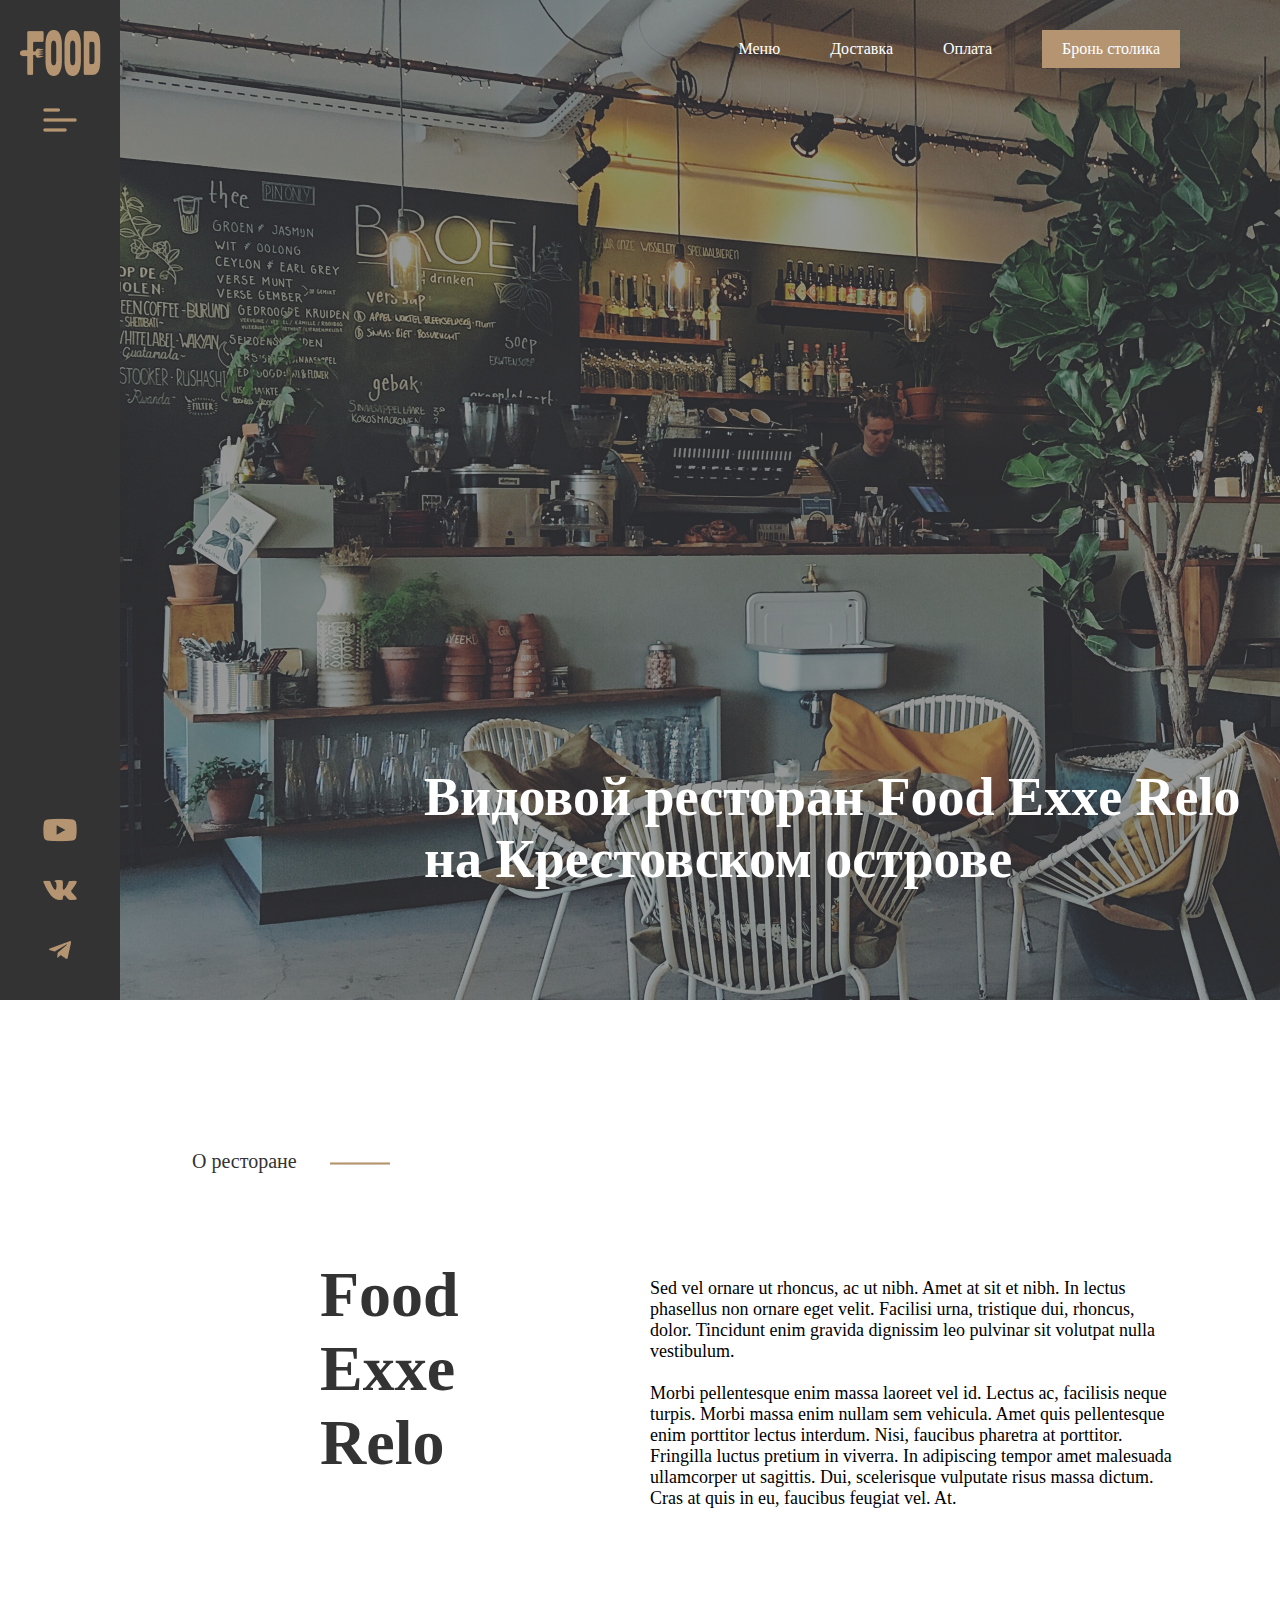
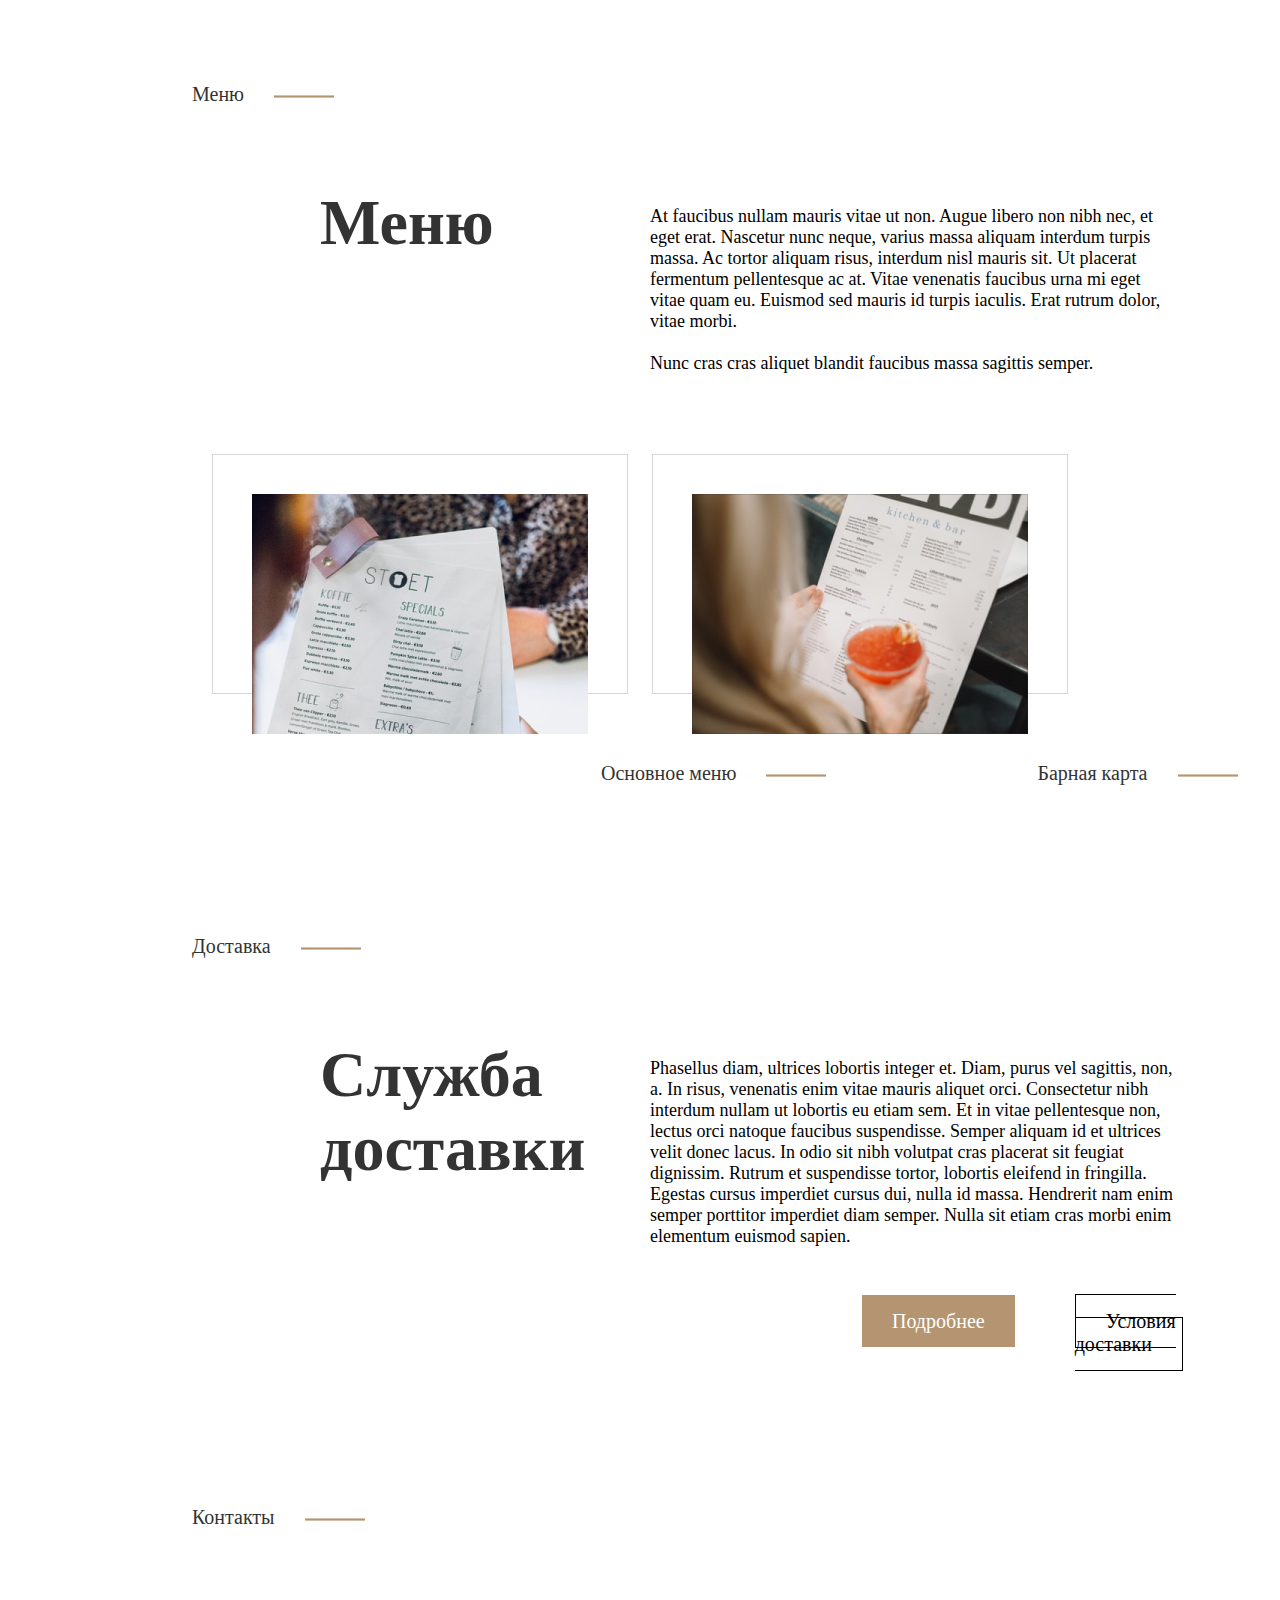
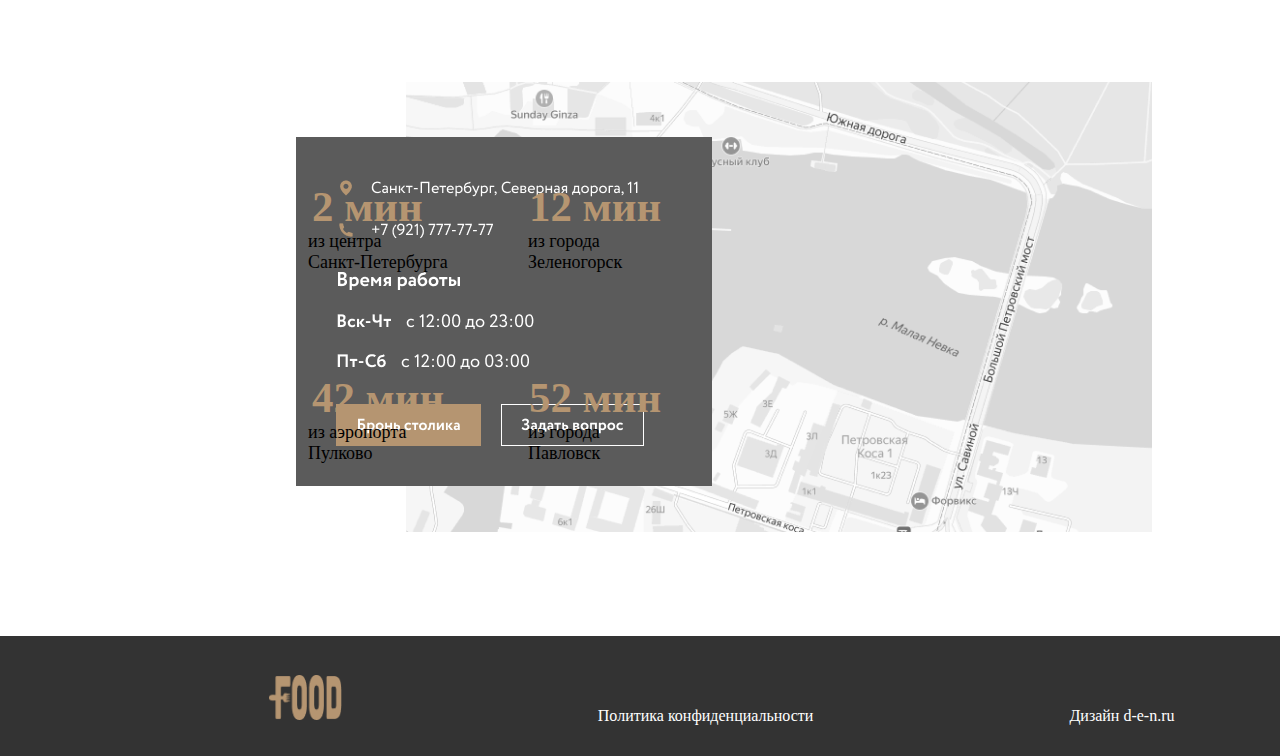
<file: index.html>
<!DOCTYPE html>
<html lang="en">

<head>
    <meta charset="UTF-8">
    <meta http-equiv="X-UA-Compatible" content="IE=edge">
    <meta name="viewport" content="width=device-width, initial-scale=1.0">
    <title>Food Exxe Relo</title>
    <link rel="stylesheet" href="assets/css/style.css">
</head>

<body>
    <header>
        <div class="one">



            <div class="meny">
                <li>
                    <a class="menup" href="index_catalog.html">Меню</a>
                </li>
                <li>
                    <div class="popup" onclick="myFunction()">Доставка
                        <span class="popuptext" id="myPopup">Ошибка</span>
                    </div>
                </li>
                <li>
                    <a class="menup" href="index_buy.html" href="">Оплата</a>
                </li>
                <li>
                    <a class="booking" href="">Бронь столика</a>
                </li>

            </div>

            <h1>Видовой ресторан Food Exxe Relo на Крестовском острове</h1>

            <div class="container">
                <img class="logo" src="assets/image/logo.png" alt="">
                <a href="index-menu.html"><img class="menu" src="assets/image/menu.png" alt=""></a>
                <img class="youtube" src="assets/image/Group 13.png" alt="">
            </div>


        </div>
    </header>
    <section>
        <div class="line-">
            <p>О ресторане</p>
            <img class="line" src="assets/image/line.png" alt="">


        </div>
        <div class="text2">
            <h2>Food Exxe Relo</h2>
            <p1>Sed vel ornare ut rhoncus, ac ut nibh. Amet at sit et nibh. In lectus phasellus non ornare eget velit.
                Facilisi urna, tristique dui, rhoncus, dolor. Tincidunt enim gravida dignissim leo pulvinar sit volutpat
                nulla vestibulum.
                <br>
                <br>
                Morbi pellentesque enim massa laoreet vel id. Lectus ac, facilisis neque turpis. Morbi massa enim nullam
                sem vehicula. Amet quis pellentesque enim porttitor lectus interdum. Nisi, faucibus pharetra at
                porttitor. Fringilla luctus pretium in viverra. In adipiscing tempor amet malesuada ullamcorper ut
                sagittis. Dui, scelerisque vulputate risus massa dictum. Cras at quis in eu, faucibus feugiat vel. At.
            </p1>
        </div>
        <div class="line2">

            <p2>Меню</p2>
            <img class="line" src="assets/image/line.png" alt="">
        </div>
        <div class="text2">
            <h2>Меню</h2>
            <p1>At faucibus nullam mauris vitae ut non. Augue libero non nibh nec, et eget erat. Nascetur nunc neque,
                varius massa aliquam interdum turpis massa. Ac tortor aliquam risus, interdum nisl mauris sit. Ut
                placerat fermentum pellentesque ac at. Vitae venenatis faucibus urna mi eget vitae quam eu. Euismod sed
                mauris id turpis iaculis. Erat rutrum dolor, vitae morbi.
                <br>
                <br>
                Nunc cras cras aliquet blandit faucibus massa sagittis semper.
            </p1>
        </div>
        <div class="ph">
            <img src="assets/image/Group 1.png" alt="">
        </div>
        <div class="bl">
            <p3>Основное меню</p3>
            <img class="line" src="assets/image/line.png" alt="">
            <p4>Барная карта</p4>
            <img class="line" src="assets/image/line.png" alt="">
        </div>
        <div class="line2">

            <p2>Доставка</p2>
            <img class="line" src="assets/image/line.png" alt="">
        </div>
        <div class="text2">
            <h3>Служба
                доставки</h3>
            <p5>Phasellus diam, ultrices lobortis integer et. Diam, purus vel sagittis, non, a. In risus, venenatis enim
                vitae mauris aliquet orci. Consectetur nibh interdum nullam ut lobortis eu etiam sem. Et in vitae
                pellentesque non, lectus orci natoque faucibus suspendisse. Semper aliquam id et ultrices velit donec
                lacus. In odio sit nibh volutpat cras placerat sit feugiat dignissim. Rutrum et suspendisse tortor,
                lobortis eleifend in fringilla. Egestas cursus imperdiet cursus dui, nulla id massa. Hendrerit nam enim
                semper porttitor imperdiet diam semper. Nulla sit etiam cras morbi enim elementum euismod sapien.
            </p5>

        </div>
        <div class="dos">
            <li>
                <a class="more" href="#">Подробнее</a>
            </li>
            <li>
                <a class="condition" href="#">Условия доставки</a>
            </li>
        </div>
        <div class="line2">
            <p2>Контакты</p2>
            <img class="line" src="assets/image/line.png" alt="">
        </div>
    </section>


    <section1>
        <div class="map">
            <img src="assets/image/Group 7.png" alt="">
        </div>

        <div class="sec">
            <div>
                <div class="min">
                    <h6>2 мин</h6>
                </div>

                <div class="text3">
                    <p6>
                        из центра
                        <br>
                        Санкт-Петербурга
                    </p6>
                </div>
            </div>
            <div>
                <div class="min2">
                    <h6>12 мин</h6>
                </div>
                <div class="text4">
                    <p6>
                        из города
                        <br>
                        Зеленогорск
                    </p6>
                </div>

            </div>
        </div>
        <div class="sec2">
            <div>
                <div class="min">
                    <h6>42 мин</h6>
                </div>
                <div class="text3">
                    <p6>
                        из аэропорта
                        <br>
                        Пулково
                    </p6>
                </div>
            </div>
            <div>
                <div class="min2">
                    <h6>52 мин</h6>
                </div>
                <div class="text4">
                    <p6>
                        из города
                        <br>
                        Павловск
                    </p6>
                </div>
            </div>
        </div>

    </section1>

    <footer>
        <div class="container3">
            <img class="foot" src="assets/image/Group 8.png" alt="">
            <div class="politic">
                <p11>Политика конфиденциальности</p11>
            </div>

            <div class="d-e-n">
                <p12>Дизайн d-e-n.ru</p12>
            </div>
        </div>
    </footer>
    <script src="script.js"></script>
</body>

</html>
</file>
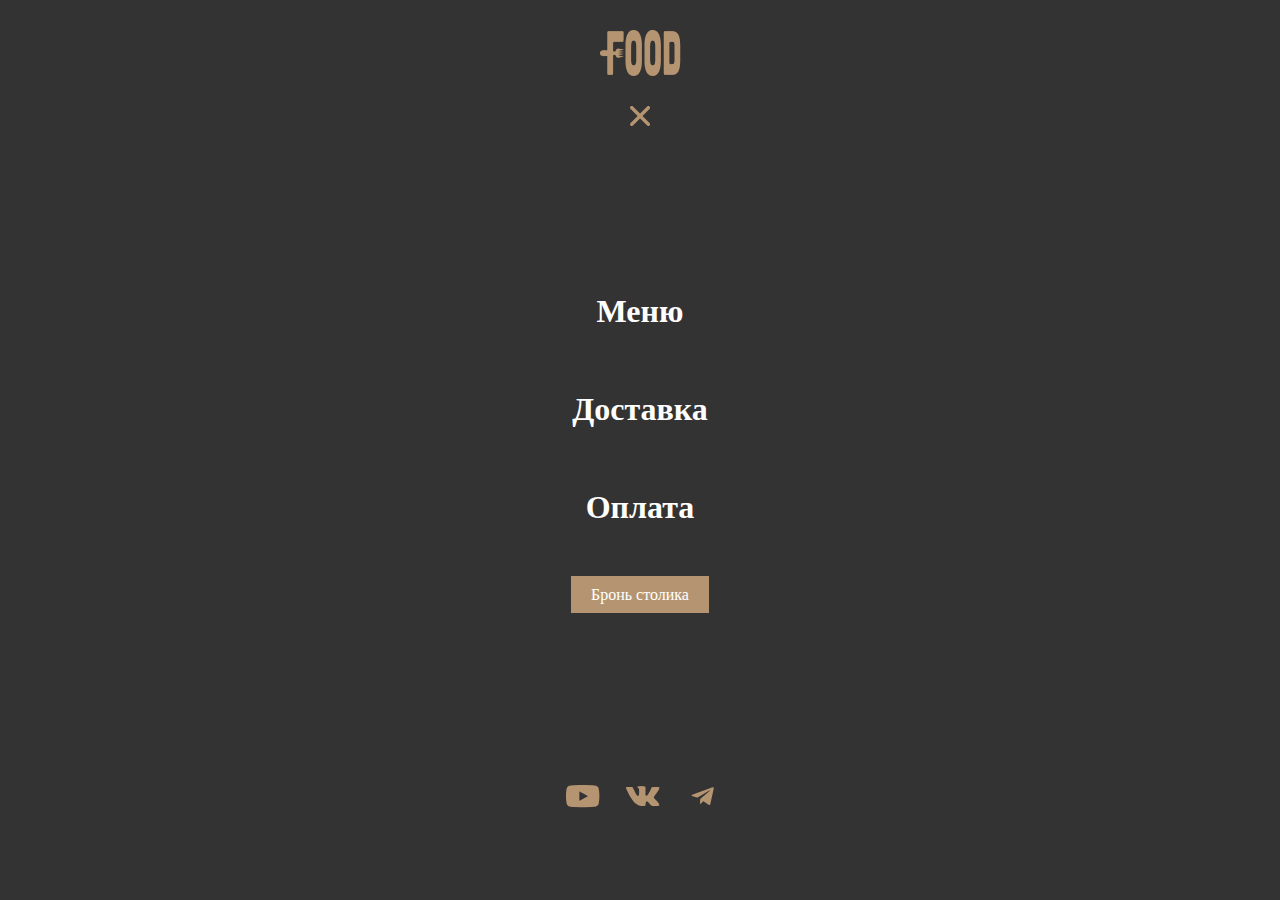
<file: index-menu.html>
<!DOCTYPE html>
<html lang="en">

<head>
    <meta charset="UTF-8">
    <meta name="viewport" content="width=device-width, initial-scale=1.0">
    <title>Document</title>
    <link rel="stylesheet" href="assets/css/style_menu.css">
</head>

<body>
    <header>
        <a href="index.html">
            <img src="assets/image/Group 9.png" alt="">
        </a>
    </header>
    <main>
        <a class="menu" href="index_catalog.html">
            <h1>Меню</h1>
        </a>
        <br>
        <h1>Доставка</h1>
        <br>
        <a class="buy" href="index_buy.html">
            <h1>Оплата</h1>
        </a>
        <li>
            <a class="booking" href="">Бронь столика</a>
        </li>
        <br>
    </main>
    <footer>
        <img src="assets/image/Group 10.png" alt="">
    </footer>
</body>

</html>
</file>
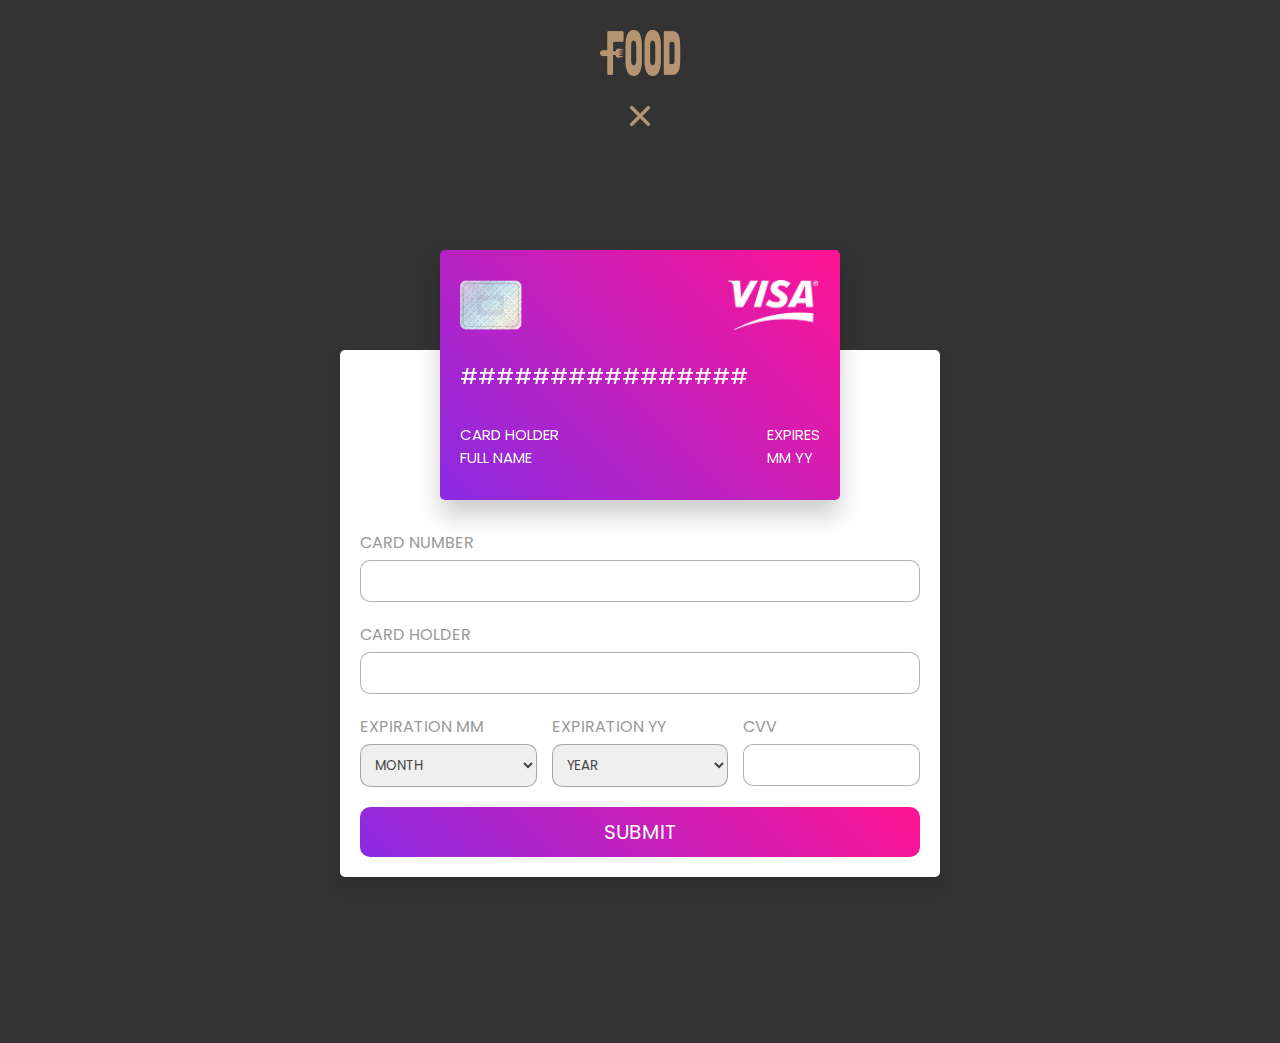
<file: index_buy.html>
<!DOCTYPE html>
<html lang="en">

<head>
    <meta charset="UTF-8">
    <meta http-equiv="X-UA-Compatible" content="IE=edge">
    <meta name="viewport" content="width=device-width, initial-scale=1.0">

    <!-- custom css file link  -->
    <link rel="stylesheet" href="assets/css/style_buy.css">

</head>

<body>
    <header>
        <a href="index-menu.html">
            <img src="assets/image/Group 9.png" alt="">
        </a>
    </header>

    <div class="container">


        <div class="card-container">

            <div class="front">
                <div class="image">
                    <img src="assets/image/chip.png" alt="">
                    <img src="assets/image/visa.png" alt="">
                </div>
                <div class="card-number-box">################</div>
                <div class="flexbox">
                    <div class="box">
                        <span>card holder</span>
                        <div class="card-holder-name">full name</div>
                    </div>
                    <div class="box">
                        <span>expires</span>
                        <div class="expiration">
                            <span class="exp-month">mm</span>
                            <span class="exp-year">yy</span>
                        </div>
                    </div>
                </div>
            </div>

            <div class="back">
                <div class="stripe"></div>
                <div class="box">
                    <span>cvv</span>
                    <div class="cvv-box"></div>
                    <img src="assets/image/visa.png" alt="">
                </div>
            </div>

        </div>

        <form action="">
            <div class="inputBox">
                <span>card number</span>
                <input type="text" maxlength="16" class="card-number-input">
            </div>
            <div class="inputBox">
                <span>card holder</span>
                <input type="text" class="card-holder-input">
            </div>
            <div class="flexbox">
                <div class="inputBox">
                    <span>expiration mm</span>
                    <select name="" id="" class="month-input">
                        <option value="month" selected disabled>month</option>
                        <option value="01">01</option>
                        <option value="02">02</option>
                        <option value="03">03</option>
                        <option value="04">04</option>
                        <option value="05">05</option>
                        <option value="06">06</option>
                        <option value="07">07</option>
                        <option value="08">08</option>
                        <option value="09">09</option>
                        <option value="10">10</option>
                        <option value="11">11</option>
                        <option value="12">12</option>
                    </select>
                </div>
                <div class="inputBox">
                    <span>expiration yy</span>
                    <select name="" id="" class="year-input">
                        <option value="year" selected disabled>year</option>
                        <option value="2021">2021</option>
                        <option value="2022">2022</option>
                        <option value="2023">2023</option>
                        <option value="2024">2024</option>
                        <option value="2025">2025</option>
                        <option value="2026">2026</option>
                        <option value="2027">2027</option>
                        <option value="2028">2028</option>
                        <option value="2029">2029</option>
                        <option value="2030">2030</option>
                    </select>
                </div>
                <div class="inputBox">
                    <span>cvv</span>
                    <input type="text" maxlength="4" class="cvv-input">
                </div>
            </div>

            <input type="submit" value="submit" class="submit-btn">

        </form>

    </div>






    <script>

        document.querySelector('.card-number-input').oninput = () => {
            document.querySelector('.card-number-box').innerText = document.querySelector('.card-number-input').value;
        }

        document.querySelector('.card-holder-input').oninput = () => {
            document.querySelector('.card-holder-name').innerText = document.querySelector('.card-holder-input').value;
        }

        document.querySelector('.month-input').oninput = () => {
            document.querySelector('.exp-month').innerText = document.querySelector('.month-input').value;
        }

        document.querySelector('.year-input').oninput = () => {
            document.querySelector('.exp-year').innerText = document.querySelector('.year-input').value;
        }

        document.querySelector('.cvv-input').onmouseenter = () => {
            document.querySelector('.front').style.transform = 'perspective(1000px) rotateY(-180deg)';
            document.querySelector('.back').style.transform = 'perspective(1000px) rotateY(0deg)';
        }

        document.querySelector('.cvv-input').onmouseleave = () => {
            document.querySelector('.front').style.transform = 'perspective(1000px) rotateY(0deg)';
            document.querySelector('.back').style.transform = 'perspective(1000px) rotateY(180deg)';
        }

        document.querySelector('.cvv-input').oninput = () => {
            document.querySelector('.cvv-box').innerText = document.querySelector('.cvv-input').value;
        }

    </script>







</body>

</html>
</file>
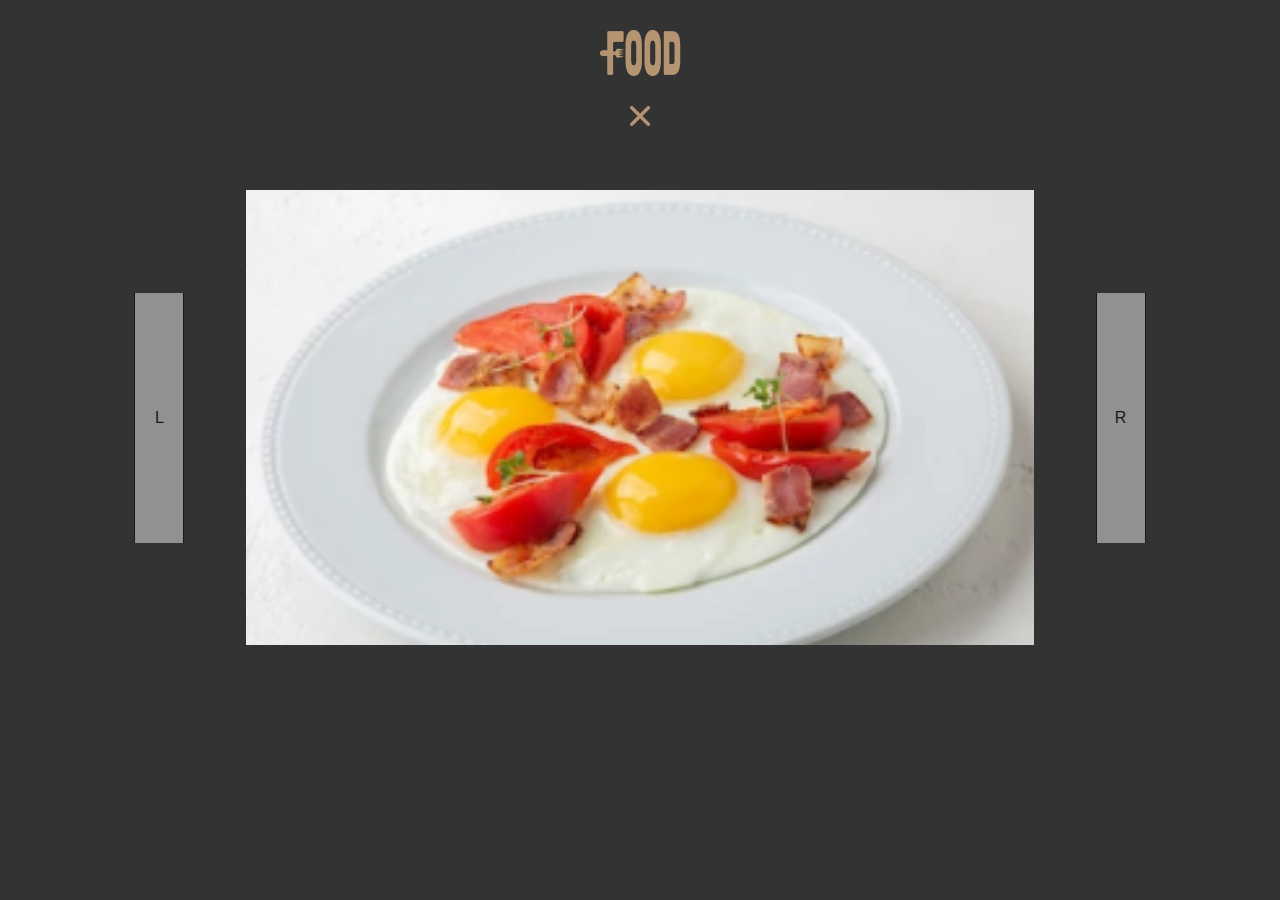
<file: index_car.html>
<!DOCTYPE html>
<html lang="en">

<head>
    <meta charset="UTF-8">
    <meta http-equiv="X-UA-Compatible" content="IE=edge">
    <meta name="viewport" content="width=device-width, initial-scale=1.0">
    <title>Carousel</title>
    <link rel="stylesheet" href="assets/css/style_car.css">
</head>

<body>
    <header>
        <a href="index_catalog.html">
            <img src="assets/image/Group 9.png" alt="">
        </a>
    </header>
    <section class="carousel">
        <div class="carousel-container">
            <button class="carousel-left carousel-button">L</button>
            <div class="image-container">

                <!-- Add images to carousel here. copy and paste a wrapper and add your own url or 
                image path. Carousel will update automatically -->
                <div class="image-wrapper wrapper-1"><img src="assets/image/Rectangle 57.png" alt="Carousel Image"
                        class="carousel-image">
                </div>

                <div class="image-wrapper"><img src="assets/image/омлет.png" alt="Carousel Image"
                        class="carousel-image">
                </div>

                <div class="image-wrapper"><img src="assets/image/сырники.png" alt="Carousel Image"
                        class="carousel-image">
                </div>

                <div class="image-wrapper"><img src="assets/image/блины.png" alt="Carousel Image"
                        class="carousel-image">
                </div>

            </div>
            <button class="carousel-right carousel-button">R</button>
        </div>

        <div class="button-container-small">
            <button class="carousel-left-small carousel-button-small">L</button>
            <button class="carousel-right-small carousel-button-small">R</button>
        </div>
    </section>
    <script src="script_car.js"></script>
</body>

</html>
</file>
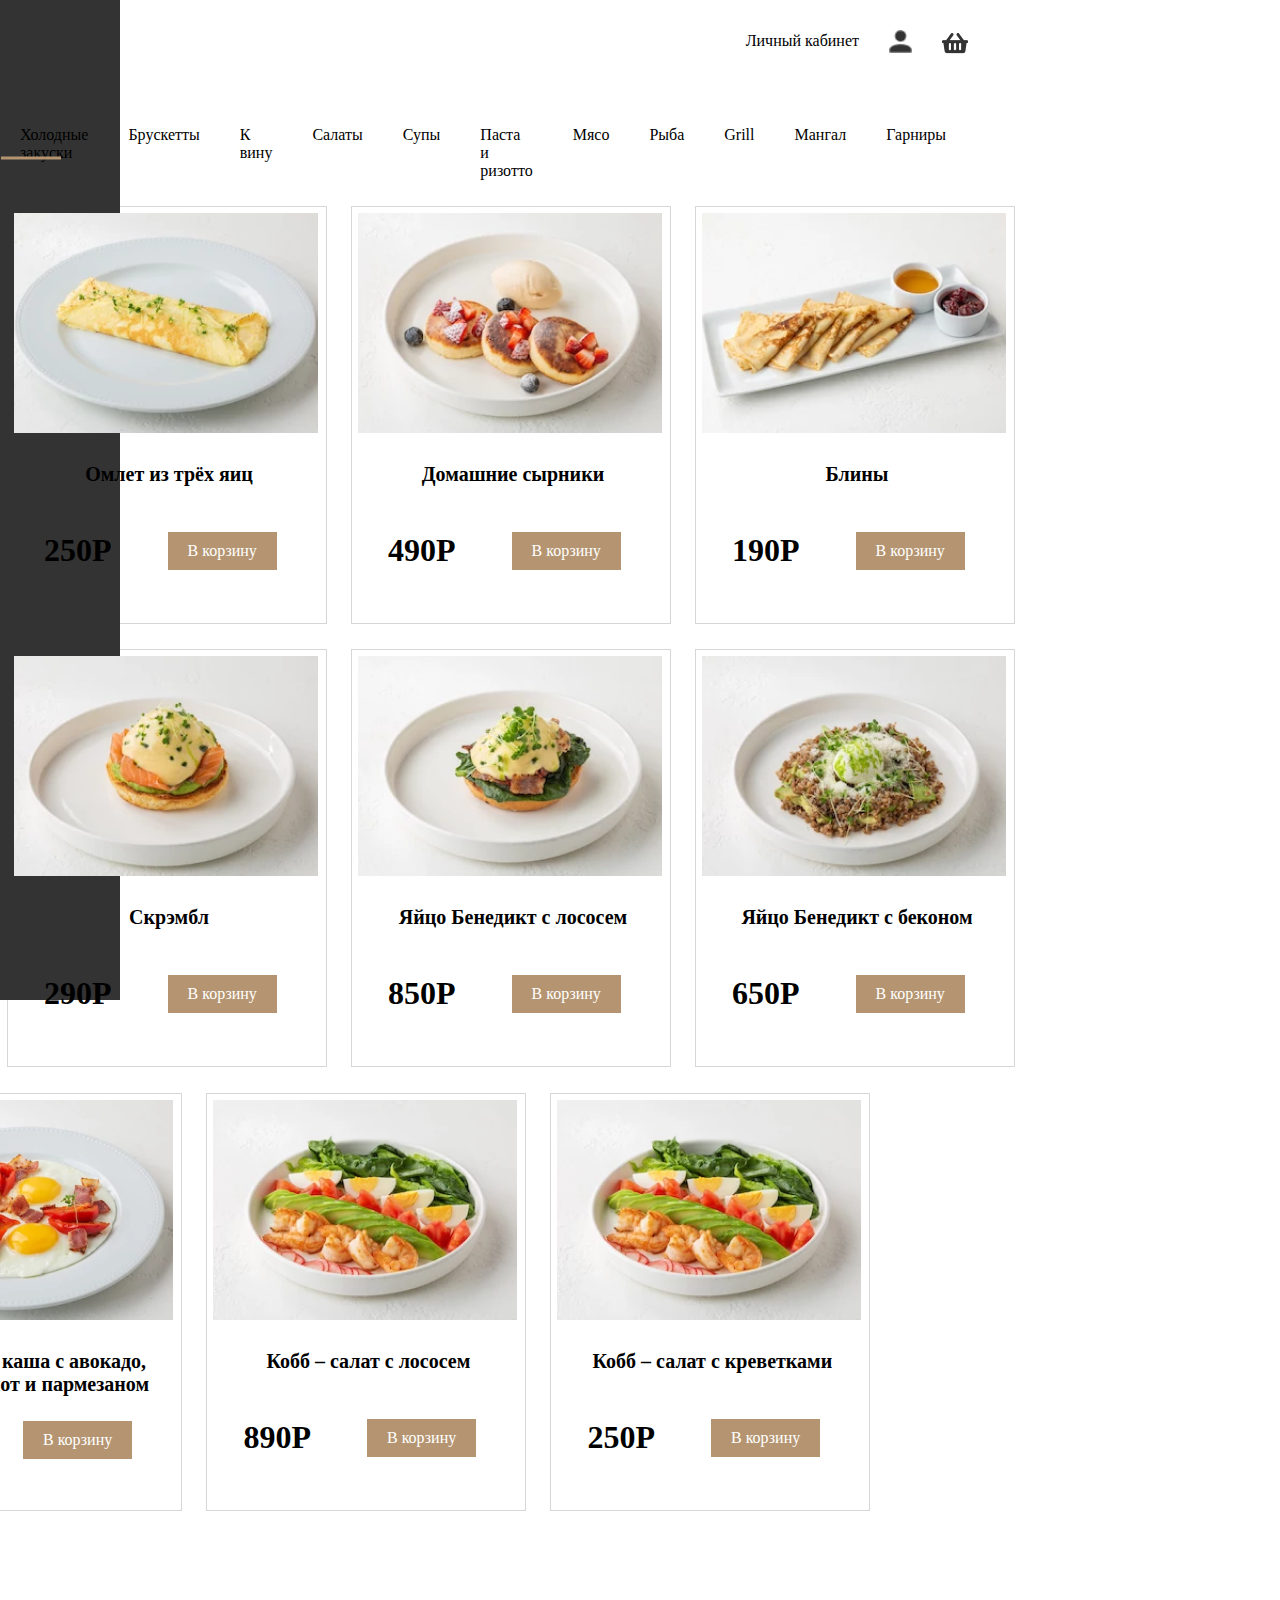
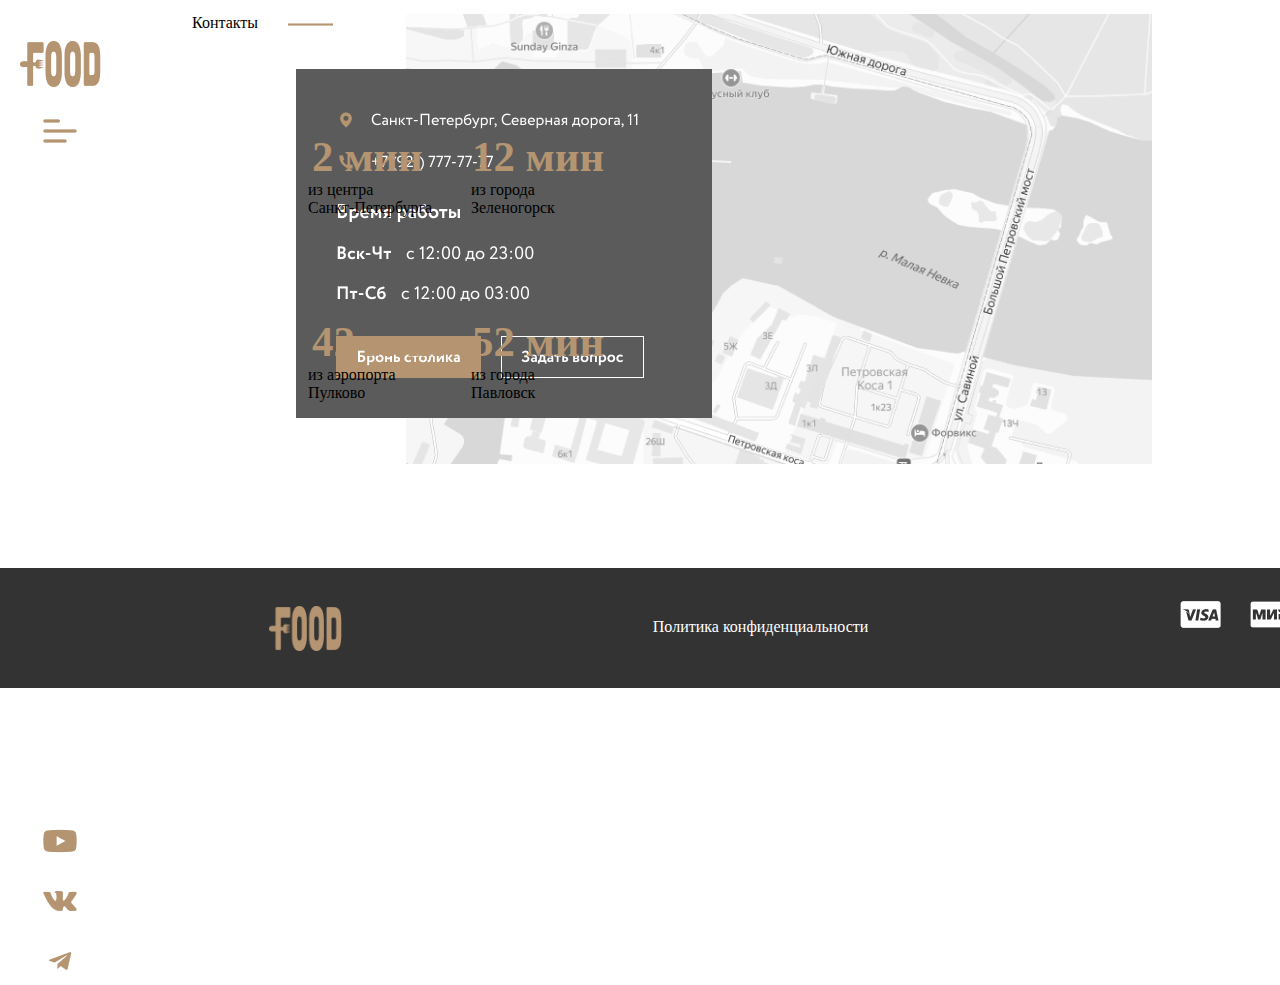
<file: index_catalog.html>
<!DOCTYPE html>
<html lang="en">

<head>
    <meta charset="UTF-8">
    <meta name="viewport" content="width=device-width, initial-scale=1.0">
    <title>Document</title>
    <link rel="stylesheet" href="assets/css/style_catalog.css">
</head>

<body>
    <header>
        <div class="one">



            <div class="meny">

                <p class="meni">Личный кабинет</p>

                <img class="menup" src="assets/image/Vector (2).png" alt="">

                <img class="men" src="assets/image/fa-solid_shopping-basket.png" alt="">

            </div>
            <div class="vib">
                <p1>Завтраки</p1>
                <p1>RAW</p1>
                <p1>Холодные закуски</p1>
                <p1>Брускетты</p1>
                <p1>К вину</p1>
                <p1>Салаты</p1>
                <p1>Супы</p1>
                <p1>Паста и ризотто</p1>
                <p1>Мясо</p1>
                <p1>Рыба</p1>
                <p1>Grill</p1>
                <p1>Мангал</p1>
                <p1>Гарниры</p1>
            </div>
            <img class="line" src="assets/image/line.png" alt="">


            <div class="product_card">
                <div class="card">
                    <a href="index_car.html">
                        <img src="assets/image/Rectangle 57.png" alt="">
                    </a>
                    <div class="card_content">
                        <div class="name">Яичница-глазунья из трех яиц</div>
                        <div class="doc">
                            <div class="price">250Р</div>
                            <a class="bottom" href="">В корзину</a>
                        </div>
                    </div>
                </div>
                <div class="card">
                    <div class="card_image">
                        <img src="assets/image/омлет.png" alt="">
                    </div>
                    <div class=" card_content">
                        <div class="name">Омлет из трёх яиц</div>
                        <div class="doc1">
                            <div class="price">250Р</div>
                            <a class="bottom" href="">В корзину</a>
                        </div>
                    </div>
                </div>
                <div class="card">
                    <div class="card_image">
                        <img src="assets/image/сырники.png" alt="">
                    </div>
                    <div class="card_content">
                        <div class="name">Домашние сырники</div>
                        <div class="doc1">
                            <div class="price">490Р</div>
                            <a class="bottom" href="">В корзину</a>
                        </div>
                    </div>
                </div>
                <div class="card">
                    <div class="card_image">
                        <img src="assets/image/блины.png" alt="">
                    </div>
                    <div class="card_content">
                        <div class="name">Блины</div>
                        <div class="doc1">
                            <div class="price">190Р</div>
                            <a class="bottom" href="">В корзину</a>
                        </div>
                    </div>
                </div>
            </div>
            <div class="product_card1">
                <div class="card">
                    <div class="card_image">
                        <img src="assets/image/каша.png" alt="">
                    </div>
                    <div class="card_content">
                        <div class="name">Каша c ягодами и кедровыми орехами</div>
                        <div class="doc">
                            <div class="price">450Р</div>
                            <a class="bottom" href="">В корзину</a>
                        </div>
                    </div>
                </div>
                <div class="card">
                    <div class="card_image">
                        <img src="assets/image/скрембл.png" alt="">
                    </div>
                    <div class="card_content">
                        <div class="name">Скрэмбл</div>
                        <div class="doc1">
                            <div class="price">290Р</div>
                            <a class="bottom" href="">В корзину</a>
                        </div>
                    </div>
                </div>
                <div class="card">
                    <div class="card_image">
                        <img src="assets/image/яйцо бенедикт.png" alt="">
                    </div>
                    <div class="card_content">
                        <div class="name">Яйцо Бенедикт с лососем</div>
                        <div class="doc1">
                            <div class="price">850Р</div>
                            <a class="bottom" href="">В корзину</a>
                        </div>
                    </div>
                </div>
                <div class="card">
                    <div class="card_image">
                        <img src="assets/image/яйцо.png" alt="">
                    </div>
                    <div class="card_content">
                        <div class="name">Яйцо Бенедикт с беконом</div>
                        <div class="doc1">
                            <div class="price">650Р</div>
                            <a class="bottom" href="">В корзину</a>
                        </div>
                    </div>
                </div>
            </div>
            <div class="product_card2">
                <div class="card">
                    <div class="card_image">
                        <img src="assets/image/гречневая.png" alt="">
                    </div>
                    <div class="card_content">
                        <div class="name">Гречневая каша с авокадо, яйцом пашот и пармезаном</div>
                        <div class="doc">
                            <div class="price">490Р</div>
                            <a class="bottom" href="">В корзину</a>
                        </div>
                    </div>
                </div>
                <div class="card">
                    <div class="card_image">
                        <img src="assets/image/кобб.png" alt="">
                    </div>
                    <div class="card_content">
                        <div class="name">Кобб – салат с лососем</div>
                        <div class="doc1">
                            <div class="price">890Р</div>
                            <a class="bottom" href="">В корзину</a>
                        </div>
                    </div>
                </div>
                <div class="card">
                    <div class="card_image">
                        <img src="assets/image/кобб.png" alt="">
                    </div>
                    <div class="card_content">
                        <div class="name">Кобб – салат с креветками</div>
                        <div class="doc1">
                            <div class="price">250Р</div>
                            <a class="bottom" href="">В корзину</a>
                        </div>
                    </div>
                </div>

            </div>
            <div class="container">
                <a href="index.html">
                    <img class="logo" src="assets/image/logo.png" alt="">
                </a>
                <a href="index-menu.html"><img class="menu" src="assets/image/menu.png" alt=""></a>
                <img class="youtube" src="assets/image/Group 13.png" alt="">
            </div>

        </div>

    </header>

    <section1>

        <div class="map">
            <img src="assets/image/Group 7.png" alt="">
        </div>
        <div class="line2">
            <p2>Контакты</p2>
            <img class="line4" src="assets/image/line.png" alt="">
        </div>
        <div class="sec">
            <div>
                <div class="min">
                    <h6>2 мин</h6>
                </div>

                <div class="text3">
                    <p6>
                        из центра
                        <br>
                        Санкт-Петербурга
                    </p6>
                </div>
            </div>
            <div>
                <div class="min2">
                    <h6>12 мин</h6>
                </div>
                <div class="text4">
                    <p6>
                        из города
                        <br>
                        Зеленогорск
                    </p6>
                </div>

            </div>
        </div>
        <div class="sec2">
            <div>
                <div class="min">
                    <h6>42 мин</h6>
                </div>
                <div class="text3">
                    <p6>
                        из аэропорта
                        <br>
                        Пулково
                    </p6>
                </div>
            </div>
            <div>
                <div class="min2">
                    <h6>52 мин</h6>
                </div>
                <div class="text4">
                    <p6>
                        из города
                        <br>
                        Павловск
                    </p6>
                </div>
            </div>
        </div>

    </section1>



    <footer>
        <div class="container3">
            <img class="foot" src="assets/image/Group 8.png" alt="">
            <div class="politic">
                <p11>Политика конфиденциальности</p11>
            </div>
            <div class="cart">
                <img src="assets/image/Group 11.png" alt="">
            </div>
            <div class="d-e-n">
                <p12>Дизайн d-e-n.ru</p12>
            </div>
        </div>
        </div>
    </footer>

</body>

</html>
</file>
<file: assets/css/style.css>
body {
    background-color: #ffffff;
    margin: 0;
}

.container {
    height: 1000px;
    width: 120px;
    background-color: #333333;
}

.popup {
    position: relative;
    display: inline-block;
    cursor: pointer;
    user-select: none;
    color: #fff;
    margin-top: 40px;
}

.popup .popuptext {
    visibility: hidden;
    width: 160px;
    background-color: #555;
    color: #fff;
    text-align: center;
    border-radius: 6px;
    padding: 8px 0;
    position: absolute;
    z-index: 1;
    bottom: 125%;
    left: 50%;
    margin-left: -80px;
}

.popup .popuptext::after {
    content: "";
    position: absolute;
    top: 100%;
    left: 50%;
    margin-left: -5px;
    border-width: 5px;
    border-style: solid;
    border-color: #555 transparent transparent transparent;
}

.popup .show {
    visibility: visible;
    animation: fadeIn 1s;
}

@keyframes fadeIn {
    from {
        opacity: 0;
    }

    to {
        opacity: 1;
    }
}

.logo {
    margin-left: 20px;
    margin-top: 30px;
}

.menu {
    margin-top: 28px;
    margin-left: 43px;
}

.youtube {
    margin-left: 40px;
    margin-top: 674px;
}

.vk {
    margin-left: 43px;
    margin-top: 39px;
}

.tg {
    margin-left: 48px;
    margin-top: 41px
}

.one {
    background-image: url(../image/Rectangle\ 30.png);
    position: relative;
}

.meny {
    margin-right: 100px;
    float: right;
    display: flex;
    column-gap: 50px;
}

.menup {
    list-style-type: none;
    float: right;
    font-size: 16px;
    color: #ffffff;
    text-decoration: none;
    margin-top: 40px;
}

.booking {
    list-style-type: none;
    float: right;
    font-size: 16px;
    color: #ffffff;
    text-decoration: none;
    background-color: #B59571;
    margin-top: 30px;
    padding-right: 20px;
    padding-bottom: 10px;
    padding-top: 10px;
    padding-left: 20px
}

h1 {
    height: 152px;
    color: #ffffff;
    font-size: 54px;
    width: 856px;
    margin-top: 698px;
    float: right;
}

.line- {
    margin-left: 15%;
    display: flex;
    margin-top: 150px;
}

p {
    color: #333333;
    font-size: 20px;
    margin: 0;
    width: 138px;
    height: 28px;

}

.line {
    margin-top: 12px;
    width: 60px;
    height: 3px;
}

.text2 {
    display: flex;
}

h2 {
    color: #333333;
    margin-left: 25%;
    font-size: 64px;
    width: 196px;
    margin-top: 80px;
}

p1 {
    margin-left: 134px;
    margin-top: 100px;
    width: 526px;
    font-size: 18px;
}


p2 {
    color: #333333;
    font-family: 'Circe';
    font-size: 20px;
}

.line2 {
    column-gap: 30px;
    margin-left: 15%;
    display: flex;
    margin-top: 150px;
}

.ph {
    margin-top: 80px;
    text-align: center;
}

p3 {
    color: #333333;
    font-size: 20px;
    margin-left: 601px;
}

p4 {
    color: #333333;
    font-size: 20px;
    margin-left: 181px;
}

.bl {
    margin-top: 24px;
    display: flex;
    column-gap: 30px;
}

h3 {
    color: #333333;
    margin-left: 25%;
    font-size: 64px;
    width: 306px;
    margin-top: 80px;
}

p5 {
    margin-left: 24px;
    margin-top: 100px;
    width: 526px;
    font-size: 18px;
}

li {
    list-style-type: none;
}

.dos {
    display: flex;
    margin-left: 862px;
    margin-top: 60px;
    column-gap: 60px;
}

.more {
    list-style-type: none;
    font-size: 20px;
    color: #ffffff;
    text-decoration: none;
    background-color: #B59571;
    margin-top: 60px;
    padding-right: 30px;
    padding-bottom: 15px;
    padding-top: 15px;
    padding-left: 30px
}

.condition {
    border: 1px solid black;
    text-decoration: none;
    color: black;
    font-size: 20px;
    padding-right: 30px;
    padding-bottom: 15px;
    padding-top: 15px;
    padding-left: 30px;
}

.line3 {
    font-size: 20px;
    margin-left: 312px;
}



h4 {
    font-size: 64px;
    color: #B59571;

}

p6 {
    width: 196px;
    color: black;
    font-size: 18px;
}



.text3 {
    display: flex;
    margin-left: 308px;
}

.text4 {
    margin-left: 24px;
    display: flex;
}



.container3 {
    background-color: #333333;
    width: 100%;
    height: 120px;
    display: flex;
}



.politic {
    color: #ffffff;
    font-size: 16px;
    margin-top: 71px;
    margin-left: 20%;
}

.d-e-n {
    margin-top: 71px;
    float: right;
    margin-left: 20%;
}

.sec {

    margin-top: 153px;
    display: flex;
}

.min {
    margin-left: 312px;
    font-size: 64px;
    margin-bottom: 0;
}

.min2 {
    margin-left: 25px;
    font-size: 64px;
    margin-bottom: 0;
}

h6 {
    color: #B59571;
    width: 135px;
    margin-right: 0;
    margin-bottom: 0;
}

.sec2 {
    display: flex;
}

.map {
    float: right;
    margin-right: 10%;
    margin-bottom: 100px;
}

.foot {
    height: 45px;
    width: 73px;
    margin-top: 3%;
    margin-left: 21%;
}

p11 {
    margin-top: 46px;
    color: #ffffff;
}

p12 {
    float: right;
    color: #ffffff;
}
</file>
<file: assets/css/style_menu.css>
body {
    margin: 0;
    background-color: #333333;
}

header {
    margin-top: 30px;
    text-align: center;
}

main {
    text-align: center;
    margin-top: 153px;
}

h1 {
    color: #fff;
}

.menu {
    text-decoration: none;
}

.buy {
    text-decoration: none;
}

.booking {
    text-decoration: none;
    font-size: 16px;
    color: #ffffff;
    background-color: #B59571;
    margin-top: 60px;
    padding-right: 20px;
    padding-bottom: 10px;
    padding-top: 10px;
    padding-left: 20px
}

li {
    list-style-type: none;
    margin-top: 60px;
}

footer {
    text-align: center;
    margin-top: 163px;
}
</file>
<file: assets/css/style_buy.css>
@import url('https://fonts.googleapis.com/css2?family=Poppins:wght@100;200;300;400;500;600;700&display=swap');

* {
    font-family: 'Poppins', sans-serif;
    margin: 0;
    padding: 0;
    box-sizing: border-box;
    outline: none;
    border: none;
    text-decoration: none;
    text-transform: uppercase;
}


header {
    margin-top: 30px;
    text-align: center;
}

body {
    background-color: #333;
}


.container {
    min-height: 100vh;
    background-color: #333;
    display: flex;
    align-items: center;
    justify-content: center;
    flex-flow: column;
    padding-bottom: 60px;
}

.container form {
    background: #fff;
    border-radius: 5px;
    box-shadow: 0 10px 15px rgba(0, 0, 0, .1);
    padding: 20px;
    width: 600px;
    padding-top: 160px;
}

.container form .inputBox {
    margin-top: 20px;
}

.container form .inputBox span {
    display: block;
    color: #999;
    padding-bottom: 5px;
}

.container form .inputBox input,
.container form .inputBox select {
    width: 100%;
    padding: 10px;
    border-radius: 10px;
    border: 1px solid rgba(0, 0, 0, .3);
    color: #444;
}

.container form .flexbox {
    display: flex;
    gap: 15px;
}

.container form .flexbox .inputBox {
    flex: 1 1 150px;
}

.container form .submit-btn {
    width: 100%;
    background: linear-gradient(45deg, blueviolet, deeppink);
    margin-top: 20px;
    padding: 10px;
    font-size: 20px;
    color: #fff;
    border-radius: 10px;
    cursor: pointer;
    transition: .2s linear;
}

.container form .submit-btn:hover {
    letter-spacing: 2px;
    opacity: .8;
}

.container .card-container {
    margin-bottom: -150px;
    position: relative;
    height: 250px;
    width: 400px;
}

.container .card-container .front {
    position: absolute;
    height: 100%;
    width: 100%;
    top: 0;
    left: 0;
    background: linear-gradient(45deg, blueviolet, deeppink);
    border-radius: 5px;
    backface-visibility: hidden;
    box-shadow: 0 15px 25px rgba(0, 0, 0, .2);
    padding: 20px;
    transform: perspective(1000px) rotateY(0deg);
    transition: transform .4s ease-out;
}

.container .card-container .front .image {
    display: flex;
    align-items: center;
    justify-content: space-between;
    padding-top: 10px;
}

.container .card-container .front .image img {
    height: 50px;
}

.container .card-container .front .card-number-box {
    padding: 30px 0;
    font-size: 22px;
    color: #fff;
}

.container .card-container .front .flexbox {
    display: flex;
}

.container .card-container .front .flexbox .box:nth-child(1) {
    margin-right: auto;
}

.container .card-container .front .flexbox .box {
    font-size: 15px;
    color: #fff;
}

.container .card-container .back {
    position: absolute;
    top: 0;
    left: 0;
    height: 100%;
    width: 100%;
    background: linear-gradient(45deg, blueviolet, deeppink);
    border-radius: 5px;
    padding: 20px 0;
    text-align: right;
    backface-visibility: hidden;
    box-shadow: 0 15px 25px rgba(0, 0, 0, .2);
    transform: perspective(1000px) rotateY(180deg);
    transition: transform .4s ease-out;
}

.container .card-container .back .stripe {
    background: #000;
    width: 100%;
    margin: 10px 0;
    height: 50px;
}

.container .card-container .back .box {
    padding: 0 20px;
}

.container .card-container .back .box span {
    color: #fff;
    font-size: 15px;
}

.container .card-container .back .box .cvv-box {
    height: 50px;
    padding: 10px;
    margin-top: 5px;
    color: #333;
    background: #fff;
    border-radius: 5px;
    width: 100%;
}

.container .card-container .back .box img {
    margin-top: 30px;
    height: 30px;
}
</file>
<file: assets/css/style_car.css>
.carousel {
    width: 100%;
    display: flex;
    flex-direction: column;
    align-items: center;
}

header {
    margin-top: 30px;
    text-align: center;
}

.carousel-container {
    margin-top: 50px;
    width: 80%;
    display: flex;
    justify-content: space-between;
    align-items: center;
}

.carousel-button {
    font-size: 16px;
    text-align: center;
    width: 50px;
    height: 250px;
    border-radius: 0%;
    border: none;
    opacity: 50%;
    border-left: 1px solid black;
    border-right: 1px solid black;
}

.carousel-button:hover {
    opacity: 100%;
    cursor: pointer;
}

.image-container {
    display: flex;
    align-items: center;
    width: 80%;
    aspect-ratio: 16 / 9;
    overflow: hidden;
}

.image-wrapper {
    display: flex;
    justify-content: center;
    align-items: center;
    height: 100%;
    max-width: 100%;
    min-width: 100%;
}

.wrapper-1 {
    transition: margin 1s;
}

.carousel-image {
    padding: 10px;
    width: 1000px;
}

.button-container-small {
    display: flex;
    justify-content: space-evenly;
    width: 100%;
}

.carousel-button-small {
    display: none;
}

.carousel-button-small:hover {
    opacity: 100%;
    cursor: pointer;
}

@media (max-width: 1000px) {
    .image-container {
        width: 100%;
    }

    .button-container {
        margin-bottom: 0px;
    }

    .carousel-button {
        display: none;
    }

    .carousel-button-small {
        display: flex;
        flex-direction: row;
        font-size: 16px;
        padding: 10px 10% 10px 10%;
        border-radius: 0%;
        border: none;
        opacity: 50%;
        border-left: 1px solid black;
        border-right: 1px solid black;
    }
}

@media (max-width: 700px) {
    .carousel-container {
        width: 100%;
    }
}

body {
    background-color: #333333;
}
</file>
<file: assets/css/style_catalog.css>
body {
    background-color: #ffffff;
    margin: 0;
}

.container {
    height: 1000px;
    width: 120px;
    background-color: #333333;
}

.logo {
    margin-left: 20px;
    margin-top: 30px;
}

.menu {
    margin-top: 28px;
    margin-left: 43px;
}

.youtube {
    margin-left: 40px;
    margin-top: 674px;
}

.vk {
    margin-left: 43px;
    margin-top: 39px;
}

.tg {
    margin-left: 48px;
    margin-top: 41px
}


.meny {
    margin-right: 312px;
    float: right;
    display: flex;
    column-gap: 30px;
}

.menup {
    width: 23px;
    height: 23px;
    float: right;
    margin-top: 30px;
}

.meni {
    margin-top: 32px;
    color: black;
    font-size: 16px;
}

.men {
    width: 26px;
    height: 26px;
    float: right;
    margin-top: 30px;
}

.vib {
    margin-top: 60px;
    float: right;
    margin-right: 334px;
    display: flex;
    column-gap: 40px;
}


.line {
    float: right;
    margin-top: 90px;
    margin-right: -61px;
}

.card_image {
    width: 304px;
    height: 220px;
}

.card {
    width: 306px;
    height: 404px;
    border: 1px #33333333 solid;
    padding: 6px;
}

.name {
    margin-left: 30px;
    width: 250px;
    text-align: center;
    margin-top: 30px;
    font-size: 20px;
    font-weight: 800;
    margin-top: 30px;
}

.doc {
    display: flex;
    column-gap: 56px;
    margin-left: 30px;
    margin-top: 25px;
}

.price {
    font-size: 32px;
    font-weight: 800;
}

.bottom {
    background-color: #B59571;
    color: white;
    padding: 10px 20px 10px 20px;
    text-decoration: none;
}

.product_card {
    margin-right: 265px;
    margin-top: 2%;
    float: right;
    display: flex;
    column-gap: 24px;
}

.product_card1 {
    margin-right: 265px;
    margin-top: 2%;
    float: right;
    display: flex;
    column-gap: 24px;
}

.product_card2 {
    margin-right: 32%;
    margin-top: 2%;
    float: right;
    display: flex;
    column-gap: 24px;
    margin-bottom: 100px;
}


.politic {
    color: #ffffff;
    font-size: 16px;
    margin-top: 50px;
    margin-left: 311px;
}

.d-e-n {
    margin-top: 50px;
    margin-left: 231px;
}

.foot {
    height: 45px;
    width: 73px;
    margin-top: 2%;
    margin-left: 14%;
}

p11 {
    width: 216px;
    display: flex;
    color: #ffffff;
}

p12 {
    float: right;
    color: #ffffff;
}

.container3 {
    background-color: #333333;
    width: 100%;
    height: 120px;
    display: flex;
}

.cart {
    margin-top: 2%;
    margin-left: 311px;
}

.doc1 {
    display: flex;
    column-gap: 56px;
    margin-left: 30px;
    margin-top: 46px;
}

.map {
    float: right;
}

.one {
    height: 1600px;
}

.sec {


    display: flex;
}

.min {
    margin-left: 312px;
    font-size: 64px;
    margin-bottom: 0;
}

.min2 {
    margin-left: 25px;
    font-size: 64px;
    margin-bottom: 0;
}

h6 {
    color: #B59571;
    width: 135px;
    margin-right: 0;
    margin-bottom: 0;
}

.sec2 {
    display: flex;
}

.map {
    float: right;
    margin-right: 10%;
    margin-bottom: 100px;
}

.foot {
    height: 45px;
    width: 73px;
    margin-top: 3%;
    margin-left: 21%;
}

.text3 {
    display: flex;
    margin-left: 308px;
}

.text4 {
    margin-left: 24px;
    display: flex;
}

.line2 {
    column-gap: 30px;
    margin-left: 15%;
    display: flex;
    margin-top: 14px;
}

.line4 {
    margin-top: 9px;
    width: 60px;
    height: 3px;
}
</file>
